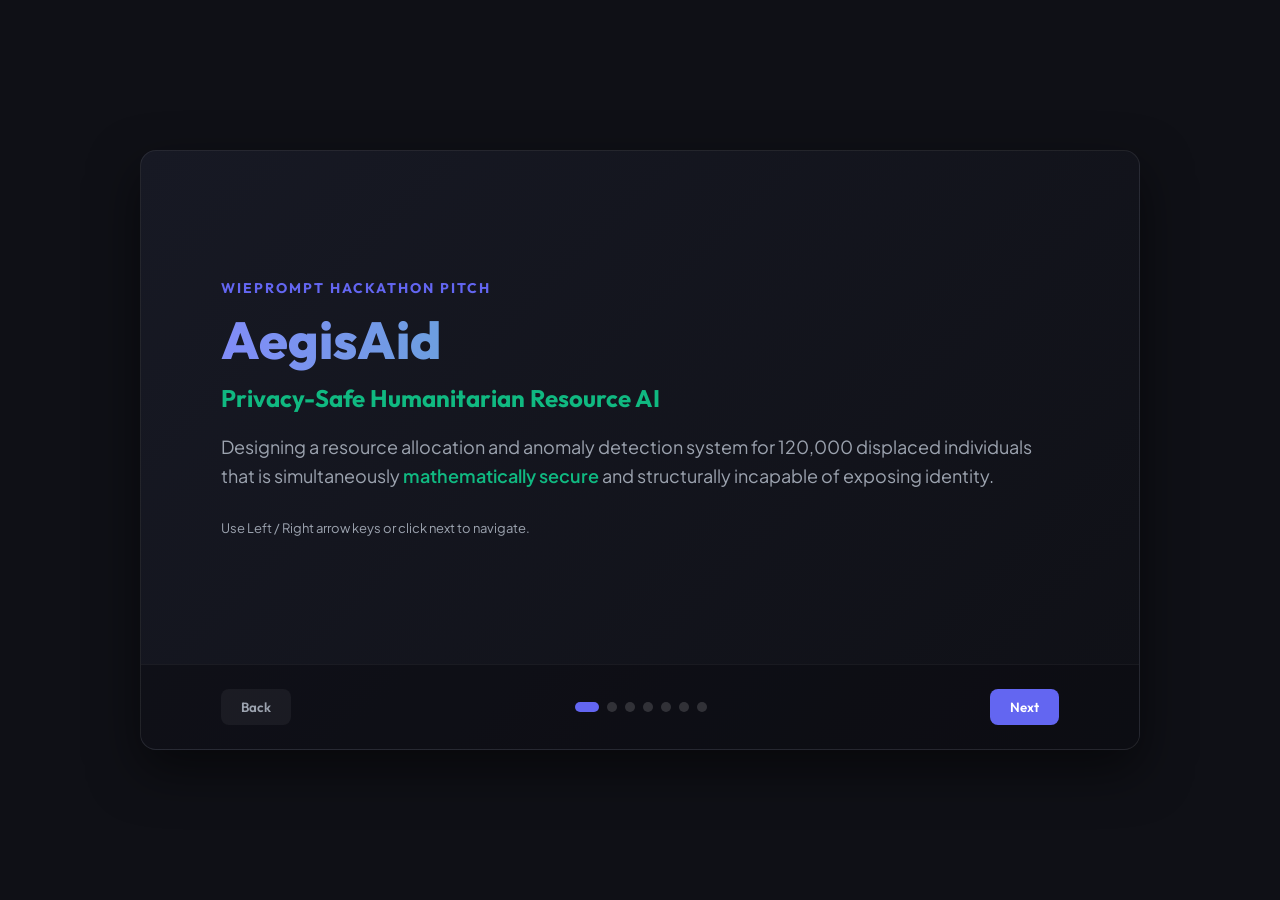
<file: presentation.html>
<!DOCTYPE html>
<html lang="en">
<head>
    <meta charset="UTF-8">
    <meta name="viewport" content="width=device-width, initial-scale=1.0">
    <title>AegisAid Pitch Presentation</title>
    <!-- Google Fonts -->
    <link rel="preconnect" href="https://fonts.googleapis.com">
    <link rel="preconnect" href="https://fonts.gstatic.com" crossorigin>
    <link href="https://fonts.googleapis.com/css2?family=Outfit:wght@400;600;700;800&family=Plus+Jakarta+Sans:wght@300;400;500;600&display=swap" rel="stylesheet">
    <style>
        :root {
            --bg: #0f1016;
            --slide-bg: rgba(25, 28, 41, 0.7);
            --primary: #6366f1;
            --secondary: #10b981;
            --text-main: #f3f4f6;
            --text-muted: #9ca3af;
            --font-heading: 'Outfit', sans-serif;
            --font-body: 'Plus Jakarta Sans', sans-serif;
            --radius: 16px;
            --transition: all 0.3s ease;
        }

        * {
            box-sizing: border-box;
            margin: 0;
            padding: 0;
        }

        body {
            background-color: var(--bg);
            color: var(--text-main);
            font-family: var(--font-body);
            display: flex;
            justify-content: center;
            align-items: center;
            height: 100vh;
            overflow: hidden;
        }

        /* Presentation Container */
        .presentation-container {
            width: 90%;
            max-width: 1000px;
            height: 600px;
            position: relative;
            background: linear-gradient(135deg, #171924 0%, #0f1016 100%);
            border: 1px solid rgba(255, 255, 255, 0.08);
            border-radius: var(--radius);
            box-shadow: 0 20px 50px rgba(0, 0, 0, 0.5);
            display: flex;
            flex-direction: column;
            overflow: hidden;
        }

        /* Slide Container */
        .slides-wrapper {
            flex-grow: 1;
            position: relative;
        }

        .slide {
            position: absolute;
            top: 0;
            left: 0;
            width: 100%;
            height: 100%;
            padding: 60px 80px;
            display: flex;
            flex-direction: column;
            justify-content: center;
            opacity: 0;
            transform: translateX(50px);
            pointer-events: none;
            transition: opacity 0.5s ease, transform 0.5s ease;
        }

        .slide.active {
            opacity: 1;
            transform: translateX(0);
            pointer-events: auto;
        }

        /* Slide Content Typography */
        .slide-subtitle {
            color: var(--primary);
            font-family: var(--font-heading);
            font-size: 14px;
            font-weight: 700;
            text-transform: uppercase;
            letter-spacing: 2px;
            margin-bottom: 12px;
        }

        .slide-title {
            font-family: var(--font-heading);
            font-size: 40px;
            font-weight: 800;
            line-height: 1.2;
            margin-bottom: 24px;
            background: linear-gradient(90deg, #ffffff, var(--text-muted));
            -webkit-background-clip: text;
            -webkit-text-fill-color: transparent;
        }

        .slide-text {
            color: var(--text-muted);
            font-size: 18px;
            line-height: 1.6;
            margin-bottom: 30px;
        }

        .highlight-text {
            color: var(--secondary);
            font-weight: 600;
        }

        /* Grid layouts inside slides */
        .slide-grid {
            display: grid;
            grid-template-columns: 1fr 1fr;
            gap: 40px;
            align-items: center;
        }

        .bullets-list {
            list-style: none;
            display: flex;
            flex-direction: column;
            gap: 16px;
        }

        .bullets-list li {
            position: relative;
            padding-left: 28px;
            font-size: 16px;
        }

        .bullets-list li::before {
            content: "🛡️";
            position: absolute;
            left: 0;
            top: 2px;
            font-size: 16px;
        }

        .card {
            background: rgba(255, 255, 255, 0.03);
            border: 1px solid rgba(255, 255, 255, 0.05);
            border-radius: var(--radius);
            padding: 24px;
        }

        /* Slide Navigation Bar */
        .slide-controls {
            display: flex;
            justify-content: space-between;
            align-items: center;
            padding: 24px 80px;
            border-top: 1px solid rgba(255, 255, 255, 0.05);
            background: rgba(10, 11, 16, 0.5);
        }

        .nav-btn {
            background: var(--primary);
            color: white;
            border: none;
            padding: 10px 20px;
            border-radius: 8px;
            font-family: var(--font-heading);
            font-weight: 600;
            cursor: pointer;
            transition: var(--transition);
        }

        .nav-btn:hover {
            opacity: 0.9;
            box-shadow: 0 0 15px rgba(99, 102, 241, 0.3);
        }

        .nav-btn:disabled {
            background: rgba(255, 255, 255, 0.05);
            color: var(--text-muted);
            cursor: not-allowed;
            box-shadow: none;
        }

        .slide-progress {
            display: flex;
            gap: 8px;
        }

        .progress-dot {
            width: 10px;
            height: 10px;
            border-radius: 50%;
            background: rgba(255, 255, 255, 0.15);
            cursor: pointer;
            transition: var(--transition);
        }

        .progress-dot.active {
            background: var(--primary);
            width: 24px;
            border-radius: 10px;
        }

        /* Slide Specific Styles */
        .slide-title-large {
            font-size: 52px;
            background: linear-gradient(90deg, #818cf8, #34d399);
            -webkit-background-clip: text;
            -webkit-text-fill-color: transparent;
            margin-bottom: 12px;
        }
    </style>
</head>
<body>

    <div class="presentation-container">
        
        <div class="slides-wrapper">
            
            <!-- SLIDE 1 -->
            <div class="slide active">
                <span class="slide-subtitle">WiePrompt Hackathon Pitch</span>
                <h2 class="slide-title slide-title-large">AegisAid</h2>
                <h3 style="font-family: var(--font-heading); font-size: 24px; margin-bottom: 20px; color: var(--secondary);">
                    Privacy-Safe Humanitarian Resource AI
                </h3>
                <p class="slide-text">
                    Designing a resource allocation and anomaly detection system for 120,000 displaced individuals that is simultaneously <span class="highlight-text">mathematically secure</span> and structurally incapable of exposing identity.
                </p>
                <div style="font-size: 13px; color: var(--text-muted);">
                    Use Left / Right arrow keys or click next to navigate.
                </div>
            </div>

            <!-- SLIDE 2 -->
            <div class="slide">
                <span class="slide-subtitle">The Dilemma</span>
                <h2 class="slide-title">The Danger of Humanitarian Data</h2>
                <div class="slide-grid">
                    <div>
                        <p class="slide-text">
                            Humanitarian aid demands needs assessment (food index, healthcare requirements, shelter conditions). However, databases represent high-value targets. 
                        </p>
                        <p class="slide-text" style="font-size: 16px;">
                            A database breach can expose vulnerable refugees to <span class="highlight-text">exploitation, targeted deportation, or surveillance</span>.
                        </p>
                    </div>
                    <div class="card">
                        <h4 style="color: var(--secondary); margin-bottom: 12px;">The Core Challenge</h4>
                        <p style="font-size: 14px; line-height: 1.5;">
                            How do we compile and compute complex needs data across camps to optimize supplies distribution, while ensuring that the data cannot be reverse-engineered to identify individuals?
                        </p>
                    </div>
                </div>
            </div>

            <!-- SLIDE 3 -->
            <div class="slide">
                <span class="slide-subtitle">The Solution</span>
                <h2 class="slide-title">AegisAid Architecture</h2>
                <div class="slide-grid">
                    <ul class="bullets-list">
                        <li><strong>k-Anonymity (Group Safety)</strong>: Aggregates records into classes of size $\ge 15$, suppressing unique cohorts to prevent linkage attacks.</li>
                        <li><strong>Differential Privacy (Laplace Blurring)</strong>: Adds calibrated noise based on mathematical bounds, blocking reconstruction queries.</li>
                        <li><strong>Decentralized Sandbox</strong>: Offline-first compilation ensures raw data stays on local devices, avoiding centralized leak vectors.</li>
                    </ul>
                    <div class="card" style="text-align: center; border-color: var(--primary);">
                        <span style="font-size: 40px;">🛡️</span>
                        <h4 style="margin: 10px 0;">Do-No-Harm Core</h4>
                        <p style="font-size: 13px; color: var(--text-muted);">
                            Moving from paper-based assessments to AI analytics with privacy proven mathematically, not just claimed.
                        </p>
                    </div>
                </div>
            </div>

            <!-- SLIDE 4 -->
            <div class="slide">
                <span class="slide-subtitle">Mathematical Proofs</span>
                <h2 class="slide-title">DP & k-Anonymity Engine</h2>
                <p class="slide-text">
                    By implementing <span class="highlight-text">Local Differential Privacy (LDP)</span> using a Laplace mechanism, query outcomes are statistically blurred.
                </p>
                <div class="card" style="font-family: monospace; font-size: 15px; color: #818cf8; background: #0b0c10;">
                    Reported_Sum = Actual_Sum + Laplace(Scale = Sensitivity / Epsilon)
                </div>
                <p class="slide-text" style="font-size: 15px; margin-top: 20px; color: var(--text-muted);">
                    When combined with a $k$-Anonymity constraint ($k=15$), linkage attack algorithms score **0% re-identification rate**, rendering data completely secure even under state surveillance.
                </p>
            </div>

            <!-- SLIDE 5 -->
            <div class="slide">
                <span class="slide-subtitle">Ethical Allocation</span>
                <h2 class="slide-title">Fairness-Constrained Optimizer</h2>
                <div class="slide-grid">
                    <div>
                        <p class="slide-text">
                            Pure utility algorithms allocate resources only to regions that yield the highest numerical output, often under-serving minority subgroups.
                        </p>
                        <p class="slide-text" style="font-size: 16px;">
                            We introduce a <span class="highlight-text">Fairness parameter (α)</span> to balance proportional need-based allocation with egalitarian distributions.
                        </p>
                    </div>
                    <div class="card">
                        <h4 style="margin-bottom: 8px;">Guaranteed Support</h4>
                        <p style="font-size: 13px; line-height: 1.5; color: var(--text-muted);">
                            Ensures Camp Alpha (food crisis), Camp Beta (infrastructure collapse), and Camp Gamma (health outbreak) receive equitable support irrespective of camp demographic size.
                        </p>
                    </div>
                </div>
            </div>

            <!-- SLIDE 6 -->
            <div class="slide">
                <span class="slide-subtitle">Inclusivity</span>
                <h2 class="slide-title">Low-Literacy Consent UI</h2>
                <p class="slide-text">
                    Refugee camps host vulnerable populations with varying literacy levels. Traditional terms of service are unethical and ineffective.
                </p>
                <ul class="bullets-list">
                    <li><strong>Audio Guided Explanations</strong>: Multi-lingual voice assistance (Somali, Arabic, French, English).</li>
                    <li><strong>Pictographic representation</strong>: Metaphors detailing data aggregation and privacy boundaries.</li>
                    <li><strong>Dignity in Refusal</strong>: Opt-out records default to standard support baskets without penalization.</li>
                </ul>
            </div>

            <!-- SLIDE 7 -->
            <div class="slide">
                <span class="slide-subtitle">Summary & Impact</span>
                <h2 class="slide-title">Advancing the UN SDGs</h2>
                <div class="slide-grid">
                    <div>
                        <p class="slide-text" style="font-size: 16px;">
                            AegisAid proves that advanced data analytics can support the displaced while respecting fundamental human rights.
                        </p>
                        <div style="font-size: 14px; display: grid; grid-template-columns: repeat(2, 1fr); gap: 10px;">
                            <div style="border-left: 2px solid #ef5350; padding-left: 8px;"><strong>SDG 1</strong>: No Poverty</div>
                            <div style="border-left: 2px solid #ffb74d; padding-left: 8px;"><strong>SDG 2</strong>: Zero Hunger</div>
                            <div style="border-left: 2px solid #81c784; padding-left: 8px;"><strong>SDG 3</strong>: Good Health</div>
                            <div style="border-left: 2px solid #ff8a65; padding-left: 8px;"><strong>SDG 10</strong>: Reduced Inequality</div>
                        </div>
                    </div>
                    <div class="card" style="border-color: var(--secondary);">
                        <h4 style="color: var(--secondary); margin-bottom: 8px;">Technical Scorecard</h4>
                        <p style="font-size: 13px; color: var(--text-muted);">
                            ✓ 100% Offline Capable<br>
                            ✓ Mathematical DP Blurring<br>
                            ✓ k-Anonymity Suppression<br>
                            ✓ Epidemic Early Warning alerts
                        </p>
                    </div>
                </div>
            </div>

        </div>

        <!-- Controls footer -->
        <div class="slide-controls">
            <button class="nav-btn" id="prev-btn" disabled>Back</button>
            <div class="slide-progress" id="progress-container">
                <!-- Progress dots dynamically filled by JS -->
            </div>
            <button class="nav-btn" id="next-btn">Next</button>
        </div>

    </div>

    <script>
        const slides = document.querySelectorAll(".slide");
        const prevBtn = document.getElementById("prev-btn");
        const nextBtn = document.getElementById("next-btn");
        const progressContainer = document.getElementById("progress-container");
        
        let currentSlide = 0;

        // Initialize progress dots
        slides.forEach((_, index) => {
            const dot = document.createElement("div");
            dot.className = `progress-dot ${index === 0 ? 'active' : ''}`;
            dot.addEventListener("click", () => goToSlide(index));
            progressContainer.appendChild(dot);
        });

        const dots = document.querySelectorAll(".progress-dot");

        function updateControls() {
            prevBtn.disabled = currentSlide === 0;
            nextBtn.disabled = currentSlide === slides.length - 1;
            
            dots.forEach((dot, index) => {
                if (index === currentSlide) dot.classList.add("active");
                else dot.classList.remove("active");
            });
        }

        function goToSlide(index) {
            slides[currentSlide].classList.remove("active");
            currentSlide = index;
            slides[currentSlide].classList.add("active");
            updateControls();
        }

        prevBtn.addEventListener("click", () => {
            if (currentSlide > 0) goToSlide(currentSlide - 1);
        });

        nextBtn.addEventListener("click", () => {
            if (currentSlide < slides.length - 1) goToSlide(currentSlide + 1);
        });

        // Key listeners
        document.addEventListener("keydown", (e) => {
            if (e.key === "ArrowRight") {
                if (currentSlide < slides.length - 1) goToSlide(currentSlide + 1);
            } else if (e.key === "ArrowLeft") {
                if (currentSlide > 0) goToSlide(currentSlide - 1);
            }
        });
    </script>
</body>
</html>
</file>
